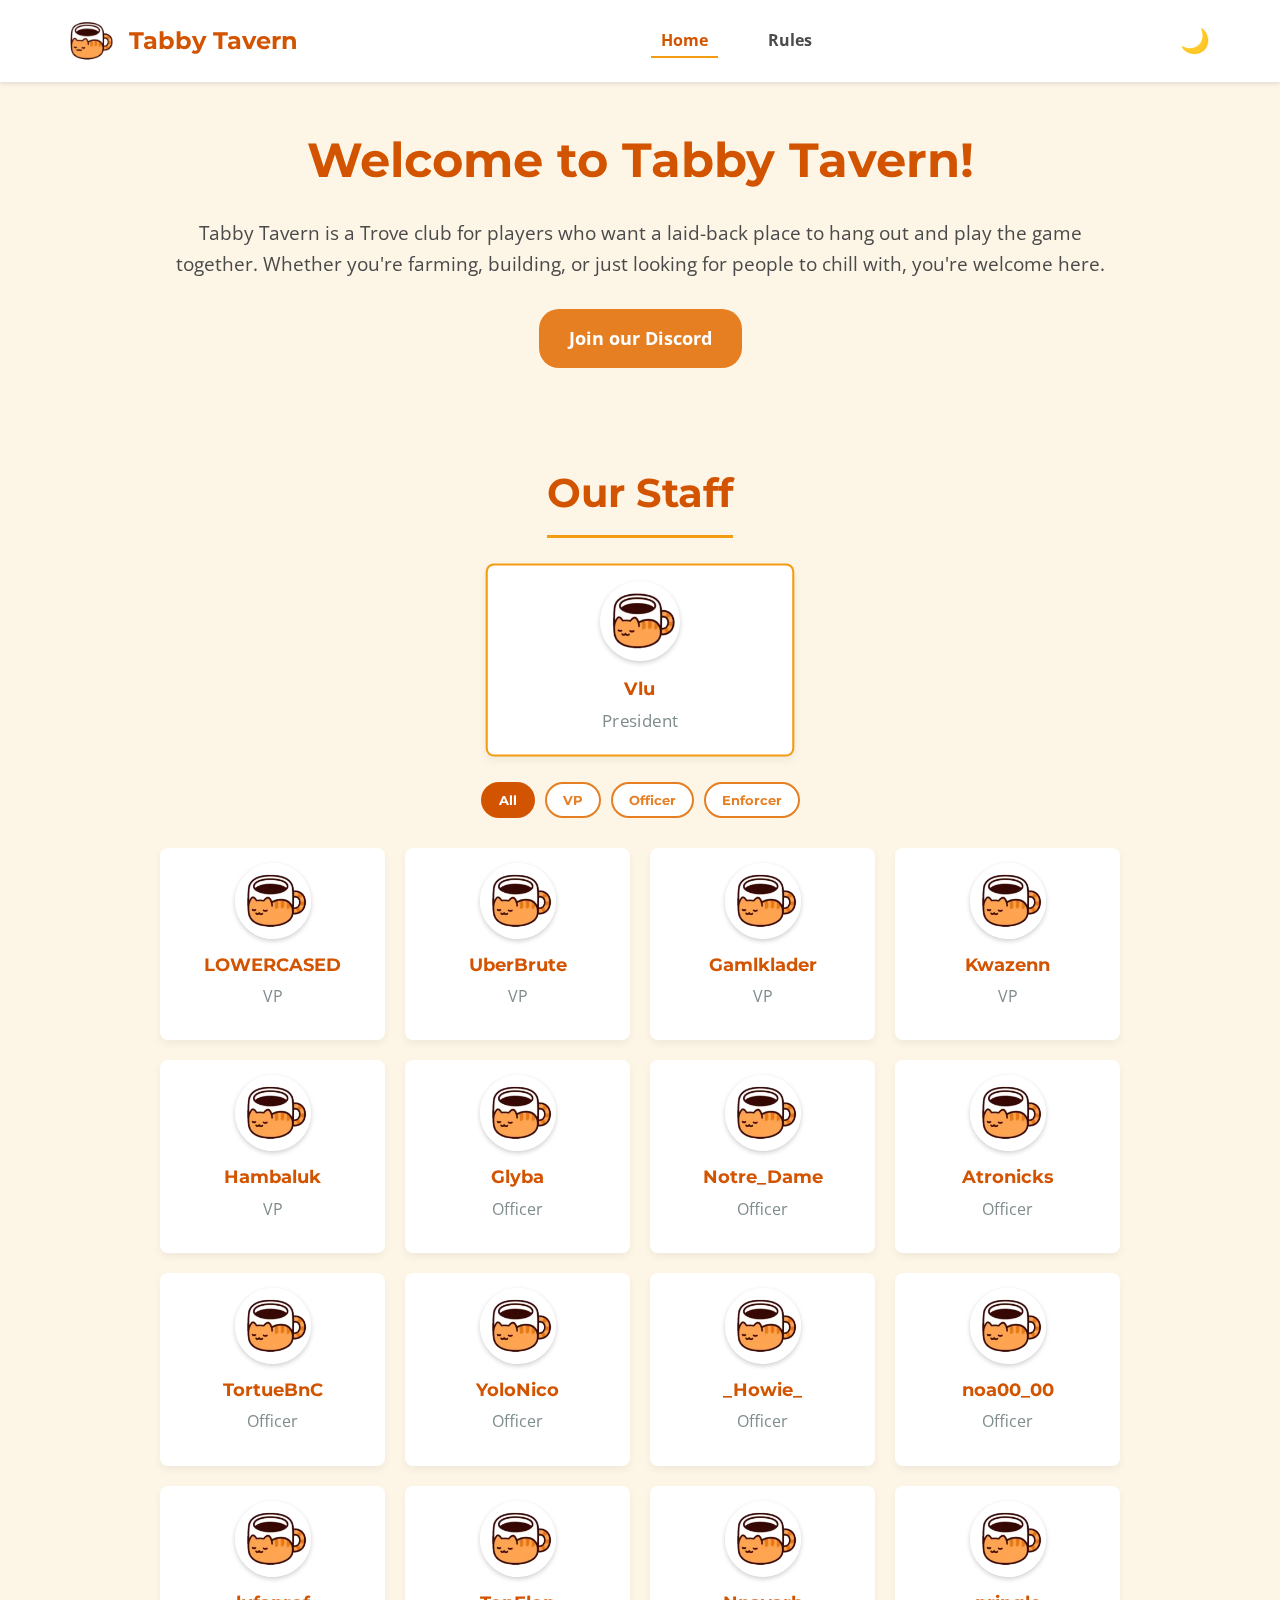
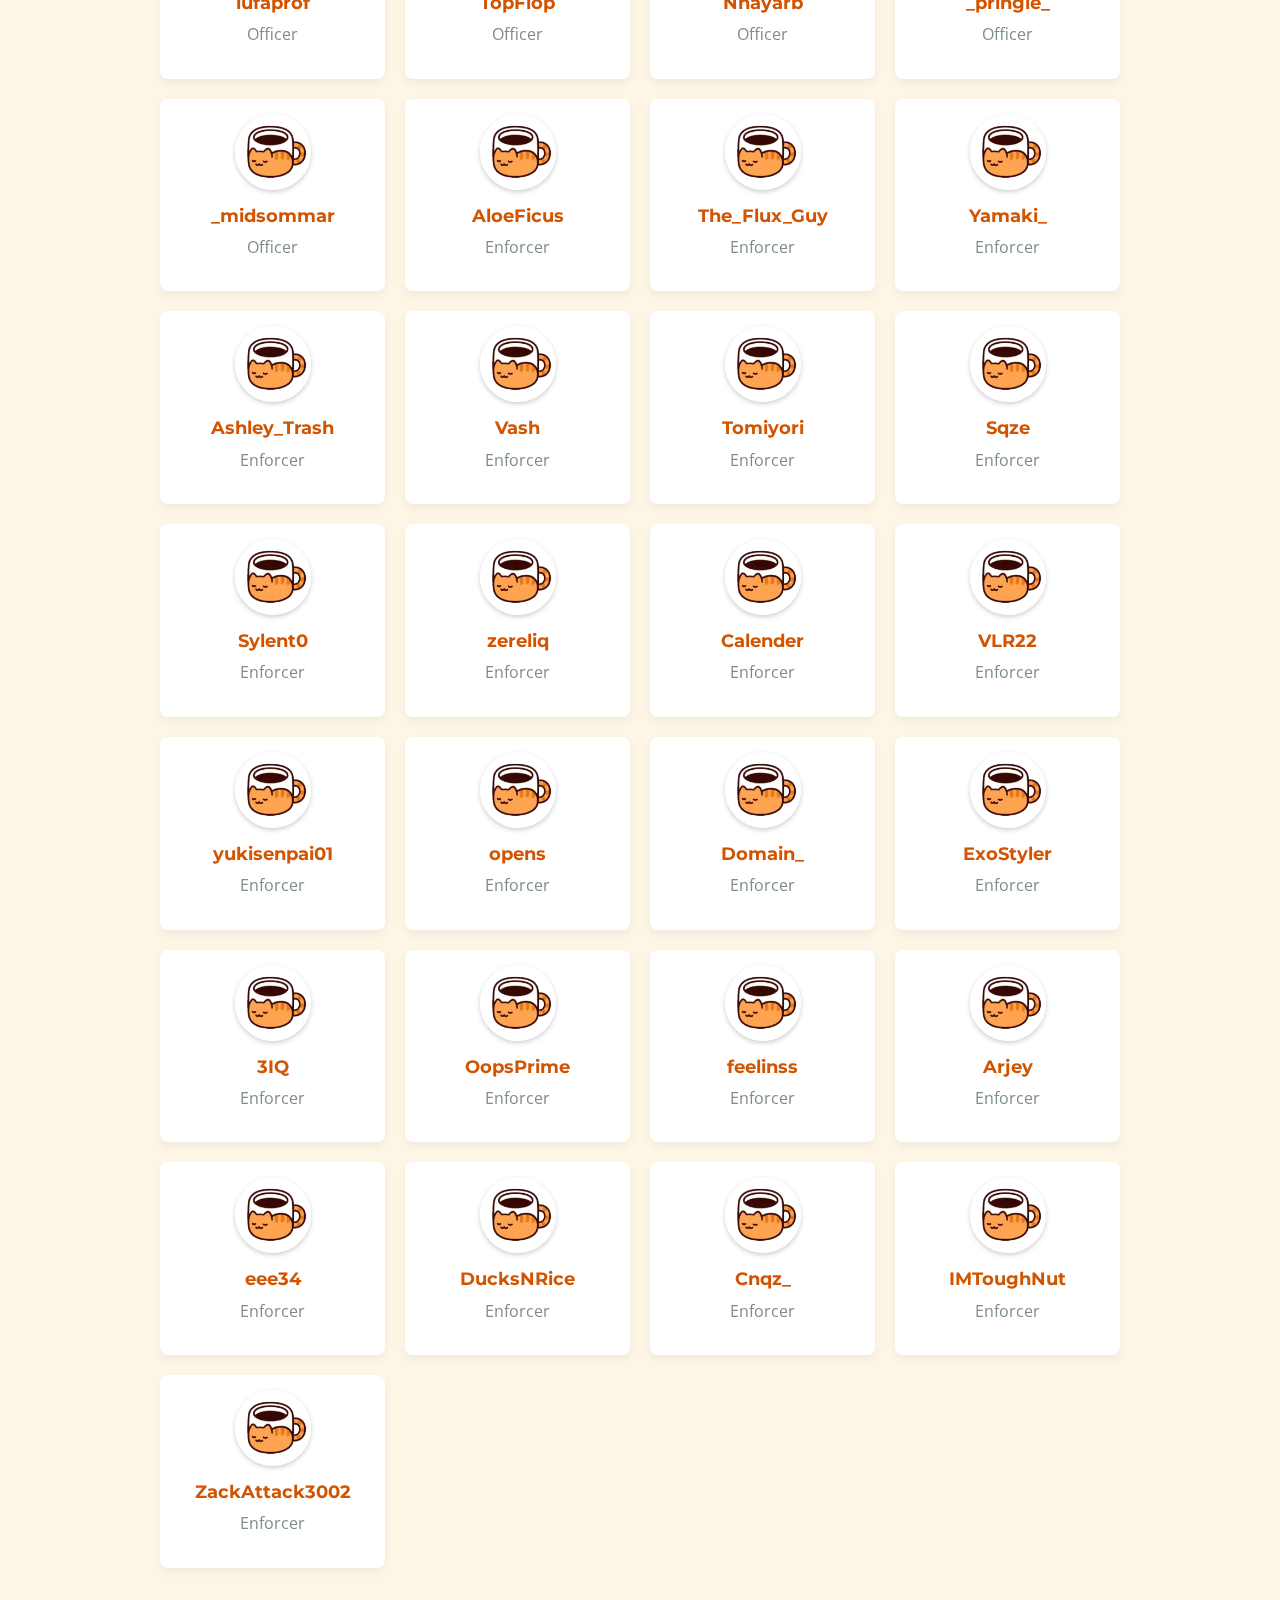
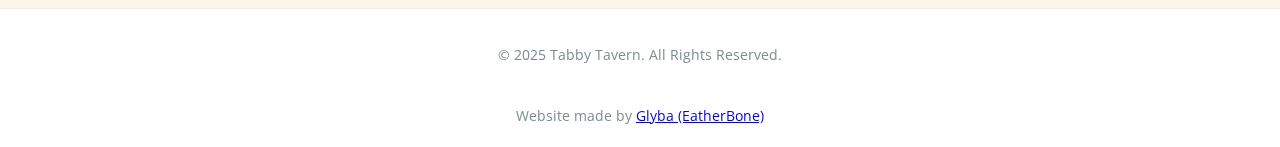
<file: index.html>
<!DOCTYPE html>
<html lang="en">
<head>
    <meta charset="UTF-8">
    <meta name="viewport" content="width=device-width, initial-scale=1.0">
    <title>Tabby Tavern</title>
	<link rel="icon" href="favicon.ico" type="image/x-icon">
    <link rel="stylesheet" href="css/style.css">
    <link href="https://fonts.googleapis.com/css2?family=Montserrat:wght@700&family=Open+Sans&display=swap" rel="stylesheet">
</head>
<body>
    <div class="background-animation">
        <li></li>
        <li></li>
        <li></li>
        <li></li>
        <li></li>
        <li></li>
        <li></li>
        <li></li>
        <li></li>
        <li></li>
    </div>

    <header>
        <nav>
            <div class="logo-container">
                <img src="img/logo.png" alt="Tabby Tavern Logo" class="logo">
                <a href="index.html" class="guild-name">Tabby Tavern</a>
            </div>
            <ul>
                <li><a href="index.html" class="active">Home</a></li>
                <li><a href="rules.html">Rules</a></li>
            </ul>
            <button id="theme-toggle" class="theme-toggle-button">🌙</button>
        </nav>
    </header>

    <main class="main-content">
        <section class="hero">
            <h1>Welcome to Tabby Tavern!</h1>
            <p>Tabby Tavern is a Trove club for players who want a laid-back place to hang out and play the game together. Whether you're farming, building, or just looking for people to chill with, you're welcome here.</p>
            <a href="https://discord.gg/f6fV4Jf6Rv" class="discord-button" target="_blank">Join our Discord</a>
        </section>

        <section class="content-section">
            <h2>Our Staff</h2>
            
            <div class="staff-president">
                <div class="staff-member president" data-discord-id="">
                    <img src="img/logo.png" alt="President Avatar" class="staff-avatar">
                    <span class="staff-name">Vlu</span>
                    <p class="staff-role">President</p>
                </div>
            </div>
            
            <div class="staff-filters">
                <button class="filter-btn active-filter" data-filter="all">All</button>
                <button class="filter-btn" data-filter="vp">VP</button>
                <button class="filter-btn" data-filter="officer">Officer</button>
                <button class="filter-btn" data-filter="enforcer">Enforcer</button>
            </div>
            
            <div class="staff-list">
			
			
					<!--                                               -->
					<!--                                               -->
					<!--                     VP's                      -->
					<!--                                               -->
					<!--                                               -->

                <div class="staff-member" data-role="vp" data-discord-id="242552843121197067">
                    <img src="img/logo.png" alt="Staff Avatar" class="staff-avatar">
                    <span class="staff-name">LOWERCASED</span>
                    <p class="staff-role">VP</p>
                </div>
				
				<div class="staff-member" data-role="vp" data-discord-id="1259966025919893518">
                    <img src="img/logo.png" alt="Staff Avatar" class="staff-avatar">
                    <span class="staff-name">UberBrute</span>
                    <p class="staff-role">VP</p>
                </div>
				
				<div class="staff-member" data-role="vp" data-discord-id="545625430754066442">
                    <img src="img/logo.png" alt="Staff Avatar" class="staff-avatar">
                    <span class="staff-name">Gamlklader</span>
                    <p class="staff-role">VP</p>
                </div>
				
				<div class="staff-member" data-role="vp" data-discord-id="272838262421323777">
                    <img src="img/logo.png" alt="Staff Avatar" class="staff-avatar">
                    <span class="staff-name">Kwazenn</span>
                    <p class="staff-role">VP</p>
                </div>
				
				<div class="staff-member" data-role="vp" data-discord-id="194098159570518017">
                    <img src="img/logo.png" alt="Staff Avatar" class="staff-avatar">
                    <span class="staff-name">Hambaluk</span>
                    <p class="staff-role">VP</p>
                </div>

					<!--                                               -->
					<!--                                               -->
					<!--                  OFFICERS                     -->
					<!--                                               -->
					<!--                                               -->

                <div class="staff-member" data-role="officer" data-discord-id="242651265429929984">
                    <img src="img/logo.png" alt="Staff Avatar" class="staff-avatar">
                    <span class="staff-name">Glyba</span>
                    <p class="staff-role">Officer</p>
                </div>
				
				<div class="staff-member" data-role="officer" data-discord-id="285605373656956928">
                    <img src="img/logo.png" alt="Staff Avatar" class="staff-avatar">
                    <span class="staff-name">Notre_Dame</span>
                    <p class="staff-role">Officer</p>
                </div>
				
				<div class="staff-member" data-role="officer" data-discord-id="663842717339615284">
                    <img src="img/logo.png" alt="Staff Avatar" class="staff-avatar">
                    <span class="staff-name">Atronicks</span>
                    <p class="staff-role">Officer</p>
                </div>
				
				<div class="staff-member" data-role="officer" data-discord-id="731952425237479535">
                    <img src="img/logo.png" alt="Staff Avatar" class="staff-avatar">
                    <span class="staff-name">TortueBnC</span>
                    <p class="staff-role">Officer</p>
                </div>
				
				<div class="staff-member" data-role="officer" data-discord-id="321063318838050837">
                    <img src="img/logo.png" alt="Staff Avatar" class="staff-avatar">
                    <span class="staff-name">YoloNico</span>
                    <p class="staff-role">Officer</p>
                </div>
				
				<div class="staff-member" data-role="officer" data-discord-id="416319302367444995">
                    <img src="img/logo.png" alt="Staff Avatar" class="staff-avatar">
                    <span class="staff-name">_Howie_</span>
                    <p class="staff-role">Officer</p>
                </div>
				
				<div class="staff-member" data-role="officer" data-discord-id="671030118277316618">
                    <img src="img/logo.png" alt="Staff Avatar" class="staff-avatar">
                    <span class="staff-name">noa00_00</span>
                    <p class="staff-role">Officer</p>
                </div>
				
				<div class="staff-member" data-role="officer" data-discord-id="236804425128083457">
                    <img src="img/logo.png" alt="Staff Avatar" class="staff-avatar">
                    <span class="staff-name">lufaprof</span>
                    <p class="staff-role">Officer</p>
                </div>
				
				<div class="staff-member" data-role="officer" data-discord-id="317581797171003392">
                    <img src="img/logo.png" alt="Staff Avatar" class="staff-avatar">
                    <span class="staff-name">TopFlop</span>
                    <p class="staff-role">Officer</p>
                </div>
				
				<div class="staff-member" data-role="officer" data-discord-id="337324890464190466">
                    <img src="img/logo.png" alt="Staff Avatar" class="staff-avatar">
                    <span class="staff-name">Nnayarb</span>
                    <p class="staff-role">Officer</p>
                </div>
				
				<div class="staff-member" data-role="officer" data-discord-id="573760981625208863">
                    <img src="img/logo.png" alt="Staff Avatar" class="staff-avatar">
                    <span class="staff-name">_pringle_</span>
                    <p class="staff-role">Officer</p>
                </div>
				
				<div class="staff-member" data-role="officer" data-discord-id="726165855305728020">
                    <img src="img/logo.png" alt="Staff Avatar" class="staff-avatar">
                    <span class="staff-name">_midsommar</span>
                    <p class="staff-role">Officer</p>
                </div>

					<!--                                               -->
					<!--                                               -->
					<!--                  ENFORCERS                    -->
					<!--                                               -->
					<!--                                               -->
					

                <div class="staff-member" data-role="enforcer" data-discord-id="314019615128944640">
                    <img src="img/logo.png" alt="Staff Avatar" class="staff-avatar">
                    <span class="staff-name">AloeFicus</span>
                    <p class="staff-role">Enforcer</p>
                </div>
				
				<div class="staff-member" data-role="enforcer" data-discord-id="1063138628932481074">
                    <img src="img/logo.png" alt="Staff Avatar" class="staff-avatar">
                    <span class="staff-name">The_Flux_Guy</span>
                    <p class="staff-role">Enforcer</p>
                </div>
				
				<div class="staff-member" data-role="enforcer" data-discord-id="792071276638371872">
                    <img src="img/logo.png" alt="Staff Avatar" class="staff-avatar">
                    <span class="staff-name">Yamaki_</span>
                    <p class="staff-role">Enforcer</p>
                </div>
				
				<div class="staff-member" data-role="enforcer" data-discord-id="301107553755201537">
                    <img src="img/logo.png" alt="Staff Avatar" class="staff-avatar">
                    <span class="staff-name">Ashley_Trash</span>
                    <p class="staff-role">Enforcer</p>
                </div>
				
				<div class="staff-member" data-role="enforcer" data-discord-id="334043977299001345">
                    <img src="img/logo.png" alt="Staff Avatar" class="staff-avatar">
                    <span class="staff-name">Vash</span>
                    <p class="staff-role">Enforcer</p>
                </div>
				
				<div class="staff-member" data-role="enforcer" data-discord-id="696842284901204068">
                    <img src="img/logo.png" alt="Staff Avatar" class="staff-avatar">
                    <span class="staff-name">Tomiyori</span>
                    <p class="staff-role">Enforcer</p>
                </div>
				
				<div class="staff-member" data-role="enforcer" data-discord-id="724956641023492116">
                    <img src="img/logo.png" alt="Staff Avatar" class="staff-avatar">
                    <span class="staff-name">Sqze</span>
                    <p class="staff-role">Enforcer</p>
                </div>
				
				<div class="staff-member" data-role="enforcer" data-discord-id="256775803319222272">
                    <img src="img/logo.png" alt="Staff Avatar" class="staff-avatar">
                    <span class="staff-name">Sylent0</span>
                    <p class="staff-role">Enforcer</p>
                </div>
				
				<div class="staff-member" data-role="enforcer" data-discord-id="262678074804535297">
                    <img src="img/logo.png" alt="Staff Avatar" class="staff-avatar">
                    <span class="staff-name">zereliq</span>
                    <p class="staff-role">Enforcer</p>
                </div>
				
				<div class="staff-member" data-role="enforcer" data-discord-id="325531334686670850">
                    <img src="img/logo.png" alt="Staff Avatar" class="staff-avatar">
                    <span class="staff-name">Calender</span>
                    <p class="staff-role">Enforcer</p>
                </div>
				
				<div class="staff-member" data-role="enforcer" data-discord-id="510178728723218472">
                    <img src="img/logo.png" alt="Staff Avatar" class="staff-avatar">
                    <span class="staff-name">VLR22</span>
                    <p class="staff-role">Enforcer</p>
                </div>
				
				<div class="staff-member" data-role="enforcer" data-discord-id="283641526586834946">
                    <img src="img/logo.png" alt="Staff Avatar" class="staff-avatar">
                    <span class="staff-name">yukisenpai01</span>
                    <p class="staff-role">Enforcer</p>
                </div>
				
				<div class="staff-member" data-role="enforcer" data-discord-id="595675675642298388">
                    <img src="img/logo.png" alt="Staff Avatar" class="staff-avatar">
                    <span class="staff-name">opens</span>
                    <p class="staff-role">Enforcer</p>
                </div>
				
				<div class="staff-member" data-role="enforcer" data-discord-id="508707618009776129">
                    <img src="img/logo.png" alt="Staff Avatar" class="staff-avatar">
                    <span class="staff-name">Domain_</span>
                    <p class="staff-role">Enforcer</p>
                </div>
				
				<div class="staff-member" data-role="enforcer" data-discord-id="146327138365079554">
                    <img src="img/logo.png" alt="Staff Avatar" class="staff-avatar">
                    <span class="staff-name">ExoStyler</span>
                    <p class="staff-role">Enforcer</p>
                </div>
				
				<div class="staff-member" data-role="enforcer" data-discord-id="701852566740271154">
                    <img src="img/logo.png" alt="Staff Avatar" class="staff-avatar">
                    <span class="staff-name">3IQ</span>
                    <p class="staff-role">Enforcer</p>
                </div>
				
				<div class="staff-member" data-role="enforcer" data-discord-id="330686417095098389">
                    <img src="img/logo.png" alt="Staff Avatar" class="staff-avatar">
                    <span class="staff-name">OopsPrime</span>
                    <p class="staff-role">Enforcer</p>
                </div>
				
				<div class="staff-member" data-role="enforcer" data-discord-id="454931207445282827">
                    <img src="img/logo.png" alt="Staff Avatar" class="staff-avatar">
                    <span class="staff-name">feelinss</span>
                    <p class="staff-role">Enforcer</p>
                </div>
				
				<div class="staff-member" data-role="enforcer" data-discord-id="922814716924022835">
                    <img src="img/logo.png" alt="Staff Avatar" class="staff-avatar">
                    <span class="staff-name">Arjey</span>
                    <p class="staff-role">Enforcer</p>
                </div>
				
				<div class="staff-member" data-role="enforcer" data-discord-id="316254630457769994">
                    <img src="img/logo.png" alt="Staff Avatar" class="staff-avatar">
                    <span class="staff-name">eee34</span>
                    <p class="staff-role">Enforcer</p>
                </div>
				
				<div class="staff-member" data-role="enforcer" data-discord-id="1144111698526081077">
                    <img src="img/logo.png" alt="Staff Avatar" class="staff-avatar">
                    <span class="staff-name">DucksNRice</span>
                    <p class="staff-role">Enforcer</p>
                </div>
				
				<div class="staff-member" data-role="enforcer" data-discord-id="524625141536129026">
                    <img src="img/logo.png" alt="Staff Avatar" class="staff-avatar">
                    <span class="staff-name">Cnqz_</span>
                    <p class="staff-role">Enforcer</p>
                </div>
				
				<div class="staff-member" data-role="enforcer" data-discord-id="378259020747636748">
                    <img src="img/logo.png" alt="Staff Avatar" class="staff-avatar">
                    <span class="staff-name">IMToughNut</span>
                    <p class="staff-role">Enforcer</p>
                </div>
				
				<div class="staff-member" data-role="enforcer" data-discord-id="280207625742843914">
                    <img src="img/logo.png" alt="Staff Avatar" class="staff-avatar">
                    <span class="staff-name">ZackAttack3002</span>
                    <p class="staff-role">Enforcer</p>
                </div>
            </div>
        </section>
    </main>
 <a href="#" class="back-to-top" id="back-to-top" title="Наверх">▲</a>
    <footer>
        <p>&copy; 2025 Tabby Tavern. All Rights Reserved.</p> <br> <a>Website made by </a><a href=https://eatherbone.ru>Glyba (EatherBone)</a>
    </footer>

    <script src="js/script.js"></script>
</body>

</html>
</file>
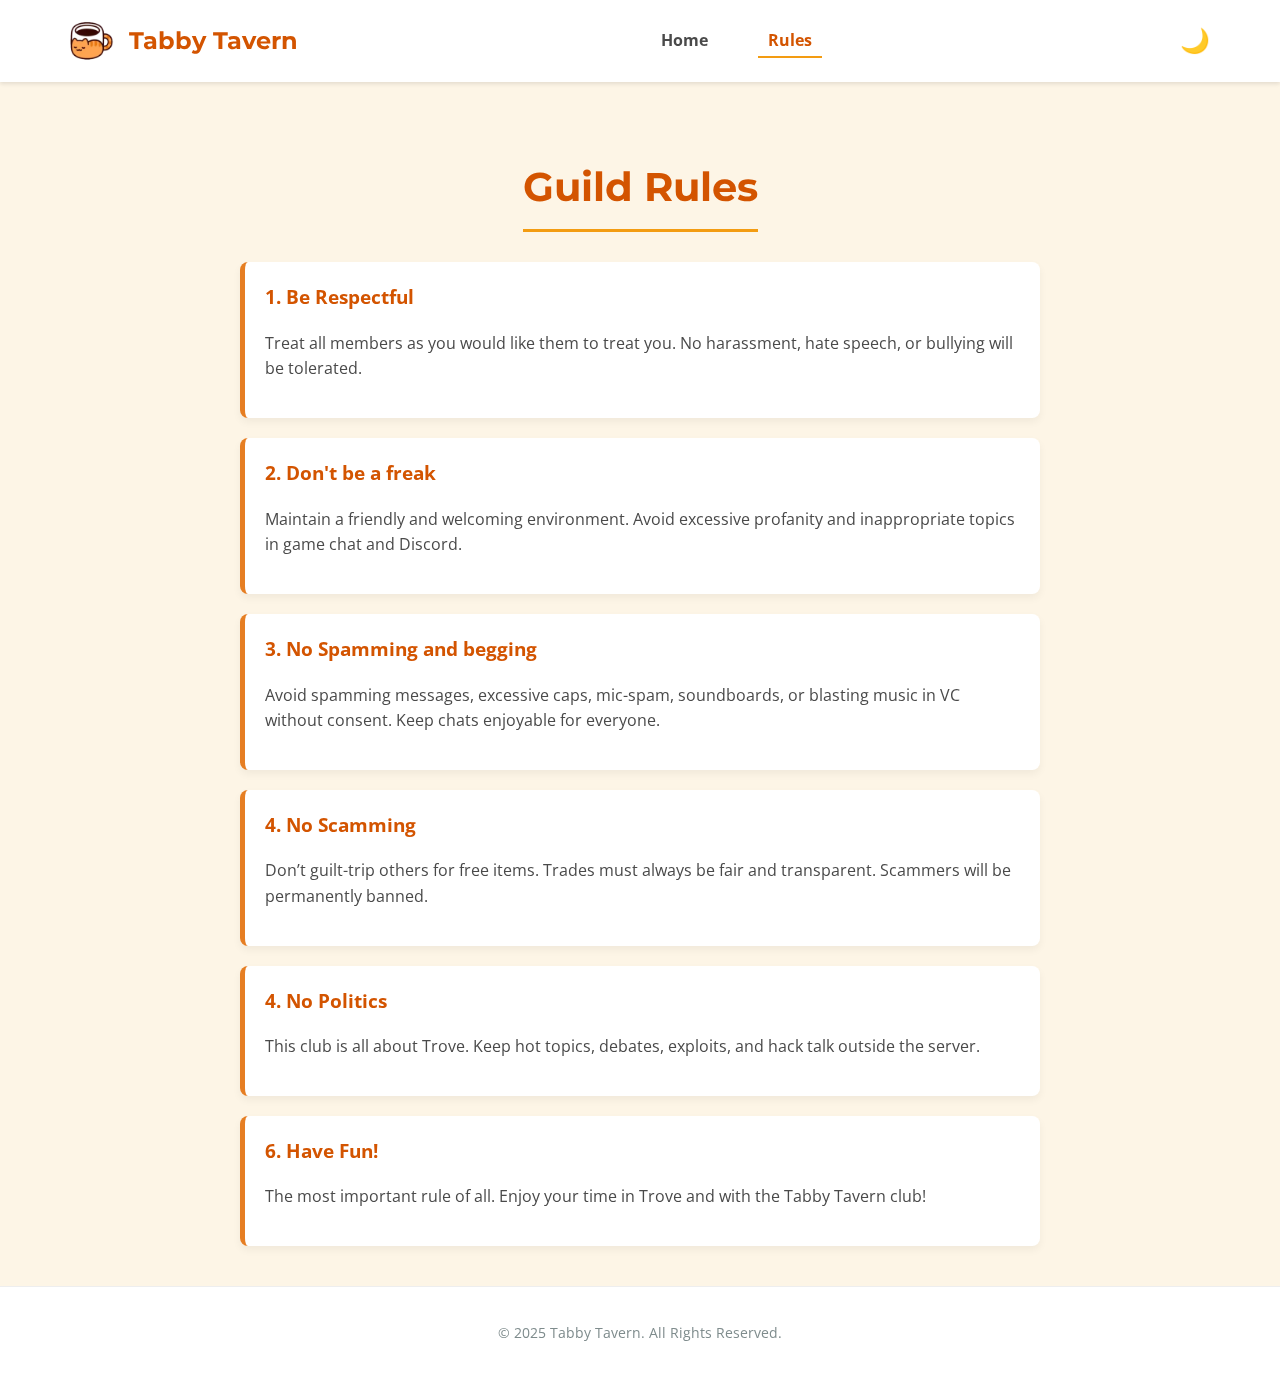
<file: rules.html>
<!DOCTYPE html>
<html lang="en">
<head>
    <meta charset="UTF-8">
    <meta name="viewport" content="width=device-width, initial-scale=1.0">
    <title>Guild Rules - Tabby Tavern</title>
	<link rel="icon" href="favicon.ico" type="image/x-icon">
    <link rel="stylesheet" href="css/style.css">
    <link href="https://fonts.googleapis.com/css2?family=Montserrat:wght@700&family=Open+Sans&display=swap" rel="stylesheet">
</head>
<body>

    <div class="background-animation">
        <li></li>
        <li></li>
        <li></li>
        <li></li>
        <li></li>
        <li></li>
        <li></li>
        <li></li>
        <li></li>
        <li></li>
    </div>
    <header>
        <nav>
            <div class="logo-container">
                <img src="img/logo.png" alt="Tabby Tavern Logo" class="logo">
                <a href="index.html" class="guild-name">Tabby Tavern</a>
            </div>
            <ul>
                <li><a href="index.html">Home</a></li>
                <li><a href="rules.html" class="active">Rules</a></li>
            </ul>
            <button id="theme-toggle" class="theme-toggle-button">🌙</button>
        </nav>
    </header>

    <main class="main-content">
        <section class="content-section">
            <h2>Guild Rules</h2>
            <div class="rules-list">
                <div class="rule-item">
                    <h3>1. Be Respectful</h3>
                    <p>Treat all members as you would like them to treat you. No harassment, hate speech, or bullying will be tolerated.</p>
                </div>
                <div class="rule-item">
                    <h3>2. Don't be a freak</h3>
                    <p>Maintain a friendly and welcoming environment. Avoid excessive profanity and inappropriate topics in game chat and Discord.</p>
                </div>
                <div class="rule-item">
                    <h3></i>3. No Spamming and begging</h3>
                    <p>Avoid spamming messages, excessive caps, mic-spam, soundboards, or blasting music in VC without consent. Keep chats enjoyable for everyone.</p>
                </div>
                <div class="rule-item">
                    <h3>4. No Scamming</h3>
                    <p>Don’t guilt-trip others for free items. Trades must always be fair and transparent. Scammers will be permanently banned.</p>
                </div>
				<div class="rule-item">
                    <h3>4. No Politics</h3>
                    <p>This club is all about Trove. Keep hot topics, debates, exploits, and hack talk outside the server.</p>
                </div>
                 <div class="rule-item">
                    <h3>6. Have Fun!</h3>
                    <p>The most important rule of all. Enjoy your time in Trove and with the Tabby Tavern club!</p>
                </div>
            </div>
        </section>
    </main>
 <a href="#" class="back-to-top" id="back-to-top" title="Наверх">▲</a>
    <footer>
        <p>&copy; 2025 Tabby Tavern. All Rights Reserved.</p>
		
    </footer>
    <script src="js/script.js"></script>
</body>
</html>
</file>
<file: css/style.css>
/* General Body Styles */
:root {
    --bg-color-light: #fdf5e6;
    --text-color-light: #4a4a4a;
    --card-bg-light: #ffffff;
    --header-bg-light: #ffffff;
    --primary-orange: #d35400;
    --accent-orange: #e67e22;
    --accent-yellow: #f39c12;
    --muted-text-light: #7f8c8d;
    
    --bg-color-dark: #1f232c;
    --text-color-dark: #e0e0e0;
    --card-bg-dark: #2c323f;
    --header-bg-dark: #262a35;
    --muted-text-dark: #95a5a6;
}

body {
    font-family: 'Open Sans', sans-serif;
    background-color: var(--bg-color-light);
    color: var(--text-color-light);
    margin: 0;
    line-height: 1.6;
    transition: background-color 0.3s, color 0.3s;
}

/* Header and Navigation */
header {
    background-color: var(--header-bg-light);
    box-shadow: 0 2px 4px rgba(0,0,0,0.1);
    padding: 1rem 5%;
    transition: background-color 0.3s;
}

nav {
    display: flex;
    justify-content: space-between;
    align-items: center;
}

.logo-container {
    display: flex;
    align-items: center;
}

.logo {
    height: 50px;
    margin-right: 15px;
}

.guild-name {
    font-family: 'Montserrat', sans-serif;
    font-size: 1.5rem;
    font-weight: 700;
    color: var(--primary-orange);
    text-decoration: none;
}

nav ul {
    list-style: none;
    margin: 0;
    padding: 0;
    display: flex;
    flex-grow: 1;
    justify-content: center;
}

nav ul li {
    margin: 0 20px;
}

nav ul li a {
    text-decoration: none;
    color: var(--text-color-light);
    font-weight: bold;
    padding: 5px 10px;
    border-bottom: 2px solid transparent;
    transition: all 0.3s ease;
}

nav ul li a:hover, nav ul li a.active {
    color: var(--primary-orange);
    border-bottom-color: var(--accent-yellow);
}

.theme-toggle-button {
    background: none;
    border: none;
    color: var(--text-color-light);
    font-size: 1.5rem;
    cursor: pointer;
    transition: color 0.3s, transform 0.3s;
}

.theme-toggle-button:hover {
    transform: scale(1.1);
    color: var(--primary-orange);
}


/* Main Content Styles */
.main-content {
    max-width: 960px;
    margin: 40px auto;
    padding: 0 20px;
    text-align: center;
}

/* Homepage */
.hero {
    margin-bottom: 60px;
}
.hero h1 {
    font-family: 'Montserrat', sans-serif;
    font-size: 3rem;
    color: var(--primary-orange);
    margin-bottom: 10px;
}

.hero p {
    font-size: 1.2rem;
    margin-bottom: 30px;
}

.discord-button {
    display: inline-block;
    background-color: var(--accent-orange);
    color: #ffffff;
    padding: 15px 30px;
    border-radius: 20px;
    text-decoration: none;
    font-size: 1.1rem;
    font-weight: bold;
    transition: background-color 0.3s ease;
}

.discord-button:hover {
    background-color: var(--primary-orange);
}

/* Staff, Rules page */
.content-section h2 {
    font-family: 'Montserrat', sans-serif;
    font-size: 2.5rem;
    color: var(--primary-orange);
    margin-bottom: 30px;
    border-bottom: 3px solid var(--accent-yellow);
    display: inline-block;
    padding-bottom: 10px;
}

/* Rules & Staff Card Styles */
.rule-item, .staff-member {
    background-color: var(--card-bg-light);
    padding: 20px;
    border-radius: 8px;
    box-shadow: 0 4px 8px rgba(0,0,0,0.05);
    transition: transform 0.3s ease, background-color 0.3s;
}

.rule-item {
    border-left: 5px solid var(--accent-orange);
    margin-bottom: 20px;
    text-align: left;
}

.rule-item h3 {
    margin-top: 0;
    color: var(--primary-orange);
}

.rules-list {
    max-width: 800px;
    margin: 0 auto;
}

.staff-list {
    display: grid;
    grid-template-columns: repeat(auto-fit, minmax(250px, 1fr));
    gap: 20px;
}

.staff-member:hover {
    transform: translateY(-5px);
}

.staff-member h3 {
    margin: 0 0 5px 0;
    font-family: 'Montserrat', sans-serif;
    color: var(--primary-orange);
}

.staff-role {
    font-style: bold;
    color: var(--muted-text-light);
    transition: color 0.3s;
}

/* Footer Styles */
footer {
    text-align: center;
    padding: 20px;
    margin-top: 40px;
    background-color: var(--header-bg-light);
    border-top: 1px solid #eee;
    font-size: 0.9rem;
    color: var(--muted-text-light);
    transition: background-color 0.3s, border-color 0.3s;
}

/* --- DARK MODE STYLE --- */
body.dark-mode {
    background-color: var(--bg-color-dark);
    color: var(--text-color-dark);
}

body.dark-mode header,
body.dark-mode footer {
    background-color: var(--header-bg-dark);
    box-shadow: none;
    border-color: var(--card-bg-dark);
}

body.dark-mode nav ul li a {
    color: var(--text-color-dark);
}

body.dark-mode .theme-toggle-button {
    color: var(--text-color-dark);
}

body.dark-mode .rule-item,
body.dark-mode .staff-member {
    background-color: var(--card-bg-dark);
    box-shadow: 0 4px 8px rgba(0,0,0,0.1);
}

body.dark-mode .staff-role {
    color: var(--muted-text-dark);
}

body.dark-mode footer {
    color: var(--muted-text-dark);
}

/* --- staff sorting style --- */

/* President container */
.staff-president {
    text-align: center;
    margin-bottom: 30px;
}

/* President card */
.staff-member.president {
    max-width: 200px;
    margin: 0 auto;
    border: 2px solid var(--accent-yellow); 
    transform: scale(1.05);
}

body.dark-mode .staff-member.president {
    border-color: var(--primary-orange);
}


/* filters container */
.staff-filters {
    display: flex;
    justify-content: center;
    gap: 10px;
    margin-bottom: 30px;
    flex-wrap: wrap; /* for mobile kekw */
}

/* filter buttons */
.filter-btn {
    background-color: var(--card-bg-light);
    border: 2px solid var(--accent-orange);
    color: var(--accent-orange);
    padding: 8px 16px;
    border-radius: 20px;
    cursor: pointer;
    font-weight: bold;
    font-family: 'Montserrat', sans-serif;
    transition: all 0.3s ease;
}

.filter-btn:hover {
    background-color: var(--accent-orange);
    color: #ffffff;
}

/* active button style */
.filter-btn.active-filter {
    background-color: var(--primary-orange);
    border-color: var(--primary-orange);
    color: #ffffff;
}


/* Dark Theme for buttons */
body.dark-mode .filter-btn {
    background-color: var(--card-bg-dark);
    color: var(--accent-yellow);
    border-color: var(--accent-yellow);
}

body.dark-mode .filter-btn:hover {
    background-color: var(--accent-yellow);
    color: var(--bg-color-dark);
}

body.dark-mode .filter-btn.active-filter {
    background-color: var(--accent-orange);
    border-color: var(--accent-orange);
    color: #ffffff;
}

/* SmOoTh sheesh */
.staff-member {
    transition: transform 0.3s ease, opacity 0.3s ease;
}

/* staff list style */
.staff-list {
    display: grid;
    grid-template-columns: repeat(auto-fit, minmax(220px, 1fr)); /* Было 250px */
    gap: 20px;
}

.staff-member {
    background-color: var(--card-bg-light);
    padding: 15px; /* Было 20px */
    border-radius: 8px;
    box-shadow: 0 4px 8px rgba(0,0,0,0.05);
    transition: transform 0.3s ease, background-color 0.3s;
    display: flex;
    flex-direction: column;
    align-items: center;
}

.staff-member.president {
    max-width: 260px; /* Было 300px */
	max-height: 150px; /* Было 300px */
    margin: 0 auto;
    border: 2px solid var(--accent-yellow);
    transform: scale(1.05);
}

.staff-member:hover {
    transform: translateY(-5px);
}

.staff-avatar {
    width: 70px; 
    height: 70px;
    border-radius: 50%;
    margin-bottom: 12px; 
    object-fit: cover;
    border: 3px solid var(--card-bg-light);
    box-shadow: 0 2px 5px rgba(0,0,0,0.2);
    transition: border-color 0.3s;
}

.staff-name {
    font-family: 'Montserrat', sans-serif;
    color: var(--primary-orange);
    font-weight: bold;
    font-size: 1.1rem; 
    margin-bottom: 5px;
}

.staff-role {
    font-style: bold;
    color: var(--muted-text-light);
    transition: color 0.3s;
    margin-top: 0;
}

/* --- BACKGROUND A N I M A T I O N (yea im cool) --- */

.background-animation {
    position: fixed;
    top: 0;
    left: 0;
    width: 100%;
    height: 100%;
    z-index: -1; 
    overflow: hidden; 
    pointer-events: none; 
}

.background-animation li {
    position: absolute;
    display: block;
    list-style: none;
    width: 20px;
    height: 20px;
    
    /* Tabby Cat can fly */
    background-image: url('../img/logo.png');
    background-size: contain;
    background-repeat: no-repeat;
    
    animation: animate 25s linear infinite;
    bottom: -150px;
}

/* speed and size randomizer */

.background-animation li:nth-child(1) {
    left: 25%;
    width: 80px;
    height: 80px;
    animation-delay: 0s;
}

.background-animation li:nth-child(2) {
    left: 10%;
    width: 20px;
    height: 20px;
    animation-delay: 2s;
    animation-duration: 12s;
}

.background-animation li:nth-child(3) {
    left: 70%;
    width: 20px;
    height: 20px;
    animation-delay: 4s;
}

.background-animation li:nth-child(4) {
    left: 40%;
    width: 60px;
    height: 60px;
    animation-delay: 0s;
    animation-duration: 18s;
}

.background-animation li:nth-child(5) {
    left: 65%;
    width: 20px;
    height: 20px;
    animation-delay: 0s;
}

.background-animation li:nth-child(6) {
    left: 75%;
    width: 110px;
    height: 110px;
    animation-delay: 3s;
}

.background-animation li:nth-child(7) {
    left: 35%;
    width: 150px;
    height: 150px;
    animation-delay: 7s;
}

.background-animation li:nth-child(8) {
    left: 50%;
    width: 25px;
    height: 25px;
    animation-delay: 15s;
    animation-duration: 45s;
}

.background-animation li:nth-child(9) {
    left: 20%;
    width: 15px;
    height: 15px;
    animation-delay: 2s;
    animation-duration: 35s;
}

.background-animation li:nth-child(10) {
    left: 85%;
    width: 150px;
    height: 150px;
    animation-delay: 0s;
    animation-duration: 11s;
}

@keyframes animate {
    0% {
        transform: translateY(0) rotate(0deg);
        opacity: 1;
        border-radius: 0;
    }
    100% {
        transform: translateY(-1000px) rotate(720deg);
        opacity: 0;
        border-radius: 50%;
    }
}

/* SmOoTh scrolling is here */
html {
    scroll-behavior: smooth;
}

/* SmOoTh appearance on loading */
.main-content {
    animation: fadeIn 0.8s ease-in-out;
}

@keyframes fadeIn {
    from {
        opacity: 0;
        transform: translateY(20px);
    }
    to {
        opacity: 1;
        transform: translateY(0);
    }
}

.discord-button:active,
.filter-btn:active,
.back-to-top:active {
    transform: scale(0.97);
    box-shadow: 0 2px 5px rgba(0,0,0,0.1);
}

/* Up button style */
.back-to-top {
    position: fixed;
    bottom: 25px;
    right: 25px;
    background-color: var(--primary-orange);
    color: white;
    width: 45px;
    height: 45px;
    border-radius: 50%;
    text-align: center;
    line-height: 45px;
    font-size: 1.2rem;
    text-decoration: none;
    box-shadow: 0 4px 8px rgba(0,0,0,0.2);
    transition: all 0.3s ease;
    
    /* hide by default */
    opacity: 0;
    visibility: hidden;
    transform: translateY(20px);
}

.back-to-top.show {
    opacity: 1;
    visibility: visible;
    transform: translateY(0);
}

.back-to-top:hover {
    background-color: var(--accent-orange);
}
</file>
